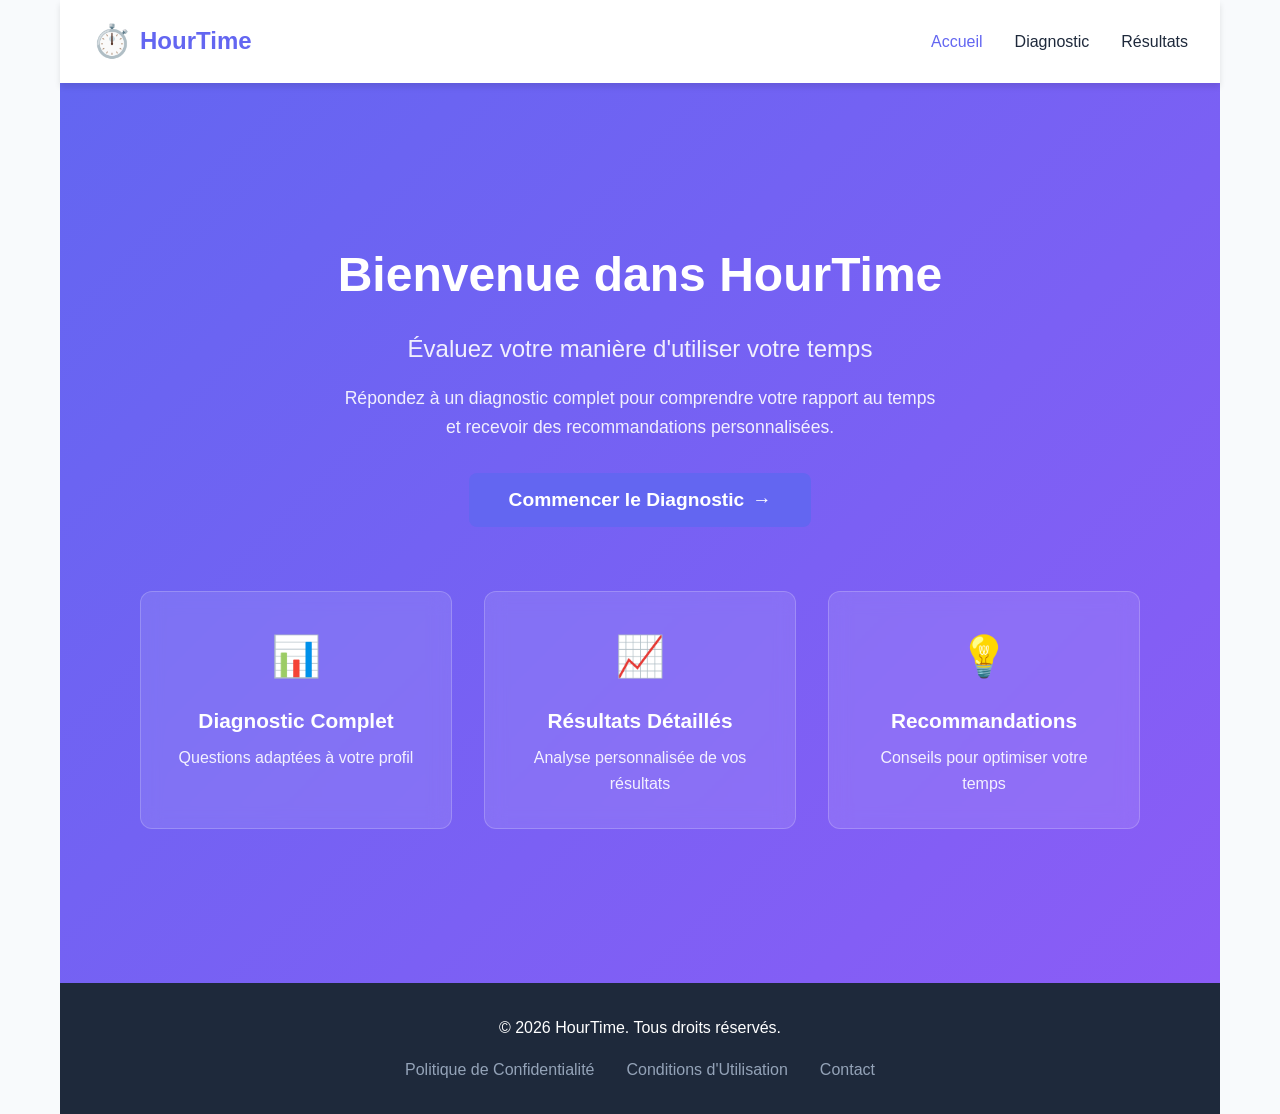
<file: homepage.html>
<!DOCTYPE html>
<html lang="fr">
<head>
    <meta charset="UTF-8">
    <meta name="viewport" content="width=device-width, initial-scale=1.0">
    <meta name="description" content="HourTime - Diagnostic du Temps: Évaluez votre manière d'utiliser votre temps">
    <meta name="theme-color" content="#6366f1">
    <title>HourTime - Diagnostic du Temps</title>
    <link rel="stylesheet" href="styles.css">
</head>
<body>
    <div class="container">
        <!-- Navigation -->
        <nav class="navbar">
            <div class="nav-content">
                <div class="logo">
                    <span class="logo-icon">⏱️</span>
                    <span class="logo-text">HourTime</span>
                </div>
                <div class="nav-links">
                    <a href="#accueil" class="nav-link active">Accueil</a>
                    <a href="#diagnostic" class="nav-link">Diagnostic</a>
                    <a href="#resultats" class="nav-link">Résultats</a>
                </div>
            </div>
        </nav>

        <!-- Section Accueil -->
        <section id="accueil" class="section hero">
            <div class="hero-content">
                <h1>Bienvenue dans HourTime</h1>
                <p class="subtitle">Évaluez votre manière d'utiliser votre temps</p>
                <p class="description">
                    Répondez à un diagnostic complet pour comprendre votre rapport au temps 
                    et recevoir des recommandations personnalisées.
                </p>
                <button class="btn btn-primary btn-large" onclick="goToDiagnostic()">
                    Commencer le Diagnostic
                    <span class="btn-arrow">→</span>
                </button>
                <div class="features">
                    <div class="feature-item">
                        <span class="feature-icon">📊</span>
                        <h3>Diagnostic Complet</h3>
                        <p>Questions adaptées à votre profil</p>
                    </div>
                    <div class="feature-item">
                        <span class="feature-icon">📈</span>
                        <h3>Résultats Détaillés</h3>
                        <p>Analyse personnalisée de vos résultats</p>
                    </div>
                    <div class="feature-item">
                        <span class="feature-icon">💡</span>
                        <h3>Recommandations</h3>
                        <p>Conseils pour optimiser votre temps</p>
                    </div>
                </div>
            </div>
        </section>

        <!-- Section Diagnostic -->
        <section id="diagnostic" class="section diagnostic-section">
            <div class="section-header">
                <h2>Diagnostic du Temps</h2>
                <p>Répondez aux questions suivantes pour évaluer votre gestion du temps</p>
            </div>

            <div class="diagnostic-container">
                <!-- Barre de progression -->
                <div class="progress-bar">
                    <div class="progress-fill" id="progressFill"></div>
                </div>
                <div class="progress-text">
                    Question <span id="currentQuestion">1</span> / <span id="totalQuestions">10</span>
                </div>

                <!-- Questions du diagnostic -->
                <div class="questions-wrapper">
                    <div id="questionContainer" class="question-container"></div>
                </div>

                <!-- Boutons de navigation -->
                <div class="navigation-buttons">
                    <button class="btn btn-secondary" id="prevBtn" onclick="previousQuestion()" style="display:none;">
                        ← Précédent
                    </button>
                    <button class="btn btn-primary" id="nextBtn" onclick="nextQuestion()">
                        Suivant →
                    </button>
                </div>
            </div>
        </section>

        <!-- Section Résultats -->
        <section id="resultats" class="section results-section" style="display:none;">
            <div class="section-header">
                <h2>Vos Résultats</h2>
                <p>Voici votre analyse personnalisée</p>
            </div>

            <div class="results-container">
                <!-- Score Global -->
                <div class="score-card global-score">
                    <div class="score-value" id="globalScore">0</div>
                    <div class="score-label">Score Global</div>
                    <div class="score-description" id="scoreDescription"></div>
                </div>

                <!-- Catégories -->
                <div class="categories-grid" id="categoriesGrid"></div>

                <!-- Recommandations -->
                <div class="recommendations-card">
                    <h3>Recommandations Personnalisées</h3>
                    <ul class="recommendations-list" id="recommendationsList"></ul>
                </div>

                <!-- Actions -->
                <div class="results-actions">
                    <button class="btn btn-primary" onclick="restartDiagnostic()">
                        Recommencer le diagnostic
                    </button>
                    <button class="btn btn-secondary" onclick="downloadResults()">
                        Télécharger les résultats
                    </button>
                    <button class="btn btn-outline" onclick="shareResults()">
                        Partager les résultats
                    </button>
                </div>
            </div>
        </section>

        <!-- Footer -->
        <footer class="footer">
            <div class="footer-content">
                <p>&copy; 2026 HourTime. Tous droits réservés.</p>
                <div class="footer-links">
                    <a href="#privacy">Politique de Confidentialité</a>
                    <a href="#terms">Conditions d'Utilisation</a>
                    <a href="#contact">Contact</a>
                </div>
            </div>
        </footer>
    </div>

    <script src="diagnostic.js"></script>
</body>
</html>
</file>
<file: styles.css>
/* ============================================
   STYLES.CSS - HourTime Diagnostic
   ============================================ */

* {
    margin: 0;
    padding: 0;
    box-sizing: border-box;
}

:root {
    --primary-color: #6366f1;
    --secondary-color: #8b5cf6;
    --success-color: #10b981;
    --warning-color: #f59e0b;
    --danger-color: #ef4444;
    --dark-bg: #0f172a;
    --light-bg: #f8fafc;
    --text-dark: #1e293b;
    --text-light: #64748b;
    --border-color: #e2e8f0;
    --shadow: 0 4px 6px rgba(0, 0, 0, 0.1);
    --shadow-lg: 0 10px 25px rgba(0, 0, 0, 0.1);
}

html {
    scroll-behavior: smooth;
}

body {
    font-family: 'Segoe UI', Tahoma, Geneva, Verdana, sans-serif;
    background-color: var(--light-bg);
    color: var(--text-dark);
    line-height: 1.6;
}

.container {
    max-width: 1200px;
    margin: 0 auto;
    padding: 0 20px;
}

/* ============================================
   NAVBAR
   ============================================ */

.navbar {
    background: white;
    box-shadow: var(--shadow);
    position: sticky;
    top: 0;
    z-index: 100;
}

.nav-content {
    display: flex;
    justify-content: space-between;
    align-items: center;
    padding: 1rem 2rem;
    max-width: 1200px;
    margin: 0 auto;
}

.logo {
    display: flex;
    align-items: center;
    gap: 0.5rem;
    font-size: 1.5rem;
    font-weight: 700;
    color: var(--primary-color);
}

.logo-icon {
    font-size: 2rem;
}

.nav-links {
    display: flex;
    gap: 2rem;
}

.nav-link {
    color: var(--text-dark);
    text-decoration: none;
    font-weight: 500;
    transition: color 0.3s;
}

.nav-link:hover,
.nav-link.active {
    color: var(--primary-color);
}

/* ============================================
   SECTIONS
   ============================================ */

.section {
    padding: 4rem 2rem;
    min-height: 100vh;
    display: flex;
    flex-direction: column;
    justify-content: center;
}

.section-header {
    text-align: center;
    margin-bottom: 3rem;
}

.section-header h2 {
    font-size: 2.5rem;
    margin-bottom: 1rem;
    color: var(--text-dark);
}

.section-header p {
    font-size: 1.1rem;
    color: var(--text-light);
}

/* ============================================
   HERO SECTION
   ============================================ */

.hero {
    background: linear-gradient(135deg, var(--primary-color) 0%, var(--secondary-color) 100%);
    color: white;
}

.hero-content {
    text-align: center;
}

.hero h1 {
    font-size: 3rem;
    margin-bottom: 1rem;
}

.subtitle {
    font-size: 1.5rem;
    margin-bottom: 1rem;
    opacity: 0.9;
}

.description {
    font-size: 1.1rem;
    margin-bottom: 2rem;
    opacity: 0.9;
    max-width: 600px;
    margin-left: auto;
    margin-right: auto;
}

/* ============================================
   FEATURES
   ============================================ */

.features {
    display: grid;
    grid-template-columns: repeat(auto-fit, minmax(250px, 1fr));
    gap: 2rem;
    margin-top: 4rem;
    max-width: 1000px;
    margin-left: auto;
    margin-right: auto;
}

.feature-item {
    background: rgba(255, 255, 255, 0.1);
    backdrop-filter: blur(10px);
    padding: 2rem;
    border-radius: 12px;
    border: 1px solid rgba(255, 255, 255, 0.2);
    text-align: center;
}

.feature-icon {
    font-size: 2.5rem;
    display: block;
    margin-bottom: 1rem;
}

.feature-item h3 {
    font-size: 1.3rem;
    margin-bottom: 0.5rem;
}

.feature-item p {
    opacity: 0.9;
}

/* ============================================
   BUTTONS
   ============================================ */

.btn {
    padding: 0.75rem 1.5rem;
    border: none;
    border-radius: 8px;
    font-size: 1rem;
    font-weight: 600;
    cursor: pointer;
    transition: all 0.3s;
    display: inline-flex;
    align-items: center;
    gap: 0.5rem;
}

.btn-primary {
    background-color: var(--primary-color);
    color: white;
}

.btn-primary:hover {
    background-color: #4f46e5;
    transform: translateY(-2px);
    box-shadow: var(--shadow-lg);
}

.btn-secondary {
    background-color: var(--secondary-color);
    color: white;
}

.btn-secondary:hover {
    background-color: #7c3aed;
    transform: translateY(-2px);
}

.btn-outline {
    border: 2px solid var(--primary-color);
    color: var(--primary-color);
    background-color: transparent;
}

.btn-outline:hover {
    background-color: var(--primary-color);
    color: white;
}

.btn-large {
    padding: 1rem 2.5rem;
    font-size: 1.2rem;
}

.btn-arrow {
    font-size: 1.2rem;
}

/* ============================================
   DIAGNOSTIC SECTION
   ============================================ */

.diagnostic-section {
    background-color: white;
}

.diagnostic-container {
    max-width: 800px;
    margin: 0 auto;
    background: white;
    padding: 2rem;
    border-radius: 12px;
    box-shadow: var(--shadow-lg);
}

/* Progress Bar */
.progress-bar {
    width: 100%;
    height: 8px;
    background-color: var(--border-color);
    border-radius: 4px;
    overflow: hidden;
    margin-bottom: 1rem;
}

.progress-fill {
    height: 100%;
    background: linear-gradient(90deg, var(--primary-color), var(--secondary-color));
    width: 10%;
    transition: width 0.3s;
}

.progress-text {
    text-align: center;
    color: var(--text-light);
    margin-bottom: 2rem;
    font-size: 0.95rem;
}

/* Questions */
.question-container {
    margin-bottom: 2rem;
    animation: fadeIn 0.3s;
}

@keyframes fadeIn {
    from {
        opacity: 0;
        transform: translateY(10px);
    }
    to {
        opacity: 1;
        transform: translateY(0);
    }
}

.question-title {
    font-size: 1.3rem;
    margin-bottom: 1.5rem;
    color: var(--text-dark);
    font-weight: 600;
}

.options-list {
    list-style: none;
    display: flex;
    flex-direction: column;
    gap: 1rem;
}

.option-item {
    display: flex;
    align-items: center;
    gap: 1rem;
}

.option-input {
    width: 20px;
    height: 20px;
    cursor: pointer;
}

.option-label {
    flex: 1;
    cursor: pointer;
    padding: 0.75rem;
    border-radius: 8px;
    transition: background-color 0.2s;
}

.option-input:checked + .option-label {
    background-color: rgba(99, 102, 241, 0.1);
    color: var(--primary-color);
    font-weight: 600;
}

/* Navigation Buttons */
.navigation-buttons {
    display: flex;
    gap: 1rem;
    justify-content: center;
    margin-top: 2rem;
}

.navigation-buttons .btn {
    flex: 1;
    max-width: 200px;
}

/* ============================================
   RESULTS SECTION
   ============================================ */

.results-section {
    background-color: white;
}

.results-container {
    max-width: 1000px;
    margin: 0 auto;
}

/* Score Card */
.score-card {
    background: linear-gradient(135deg, var(--primary-color), var(--secondary-color));
    color: white;
    padding: 3rem;
    border-radius: 12px;
    text-align: center;
    margin-bottom: 2rem;
}

.global-score {
    box-shadow: var(--shadow-lg);
}

.score-value {
    font-size: 4rem;
    font-weight: 700;
    margin-bottom: 0.5rem;
}

.score-label {
    font-size: 1.2rem;
    opacity: 0.9;
    margin-bottom: 1rem;
}

.score-description {
    font-size: 1rem;
    opacity: 0.85;
}

/* Categories Grid */
.categories-grid {
    display: grid;
    grid-template-columns: repeat(auto-fit, minmax(250px, 1fr));
    gap: 1.5rem;
    margin-bottom: 2rem;
}

.category-card {
    background: white;
    border: 2px solid var(--border-color);
    padding: 1.5rem;
    border-radius: 12px;
    text-align: center;
}

.category-card:hover {
    border-color: var(--primary-color);
    box-shadow: var(--shadow);
}

.category-score {
    font-size: 2rem;
    font-weight: 700;
    color: var(--primary-color);
    margin-bottom: 0.5rem;
}

.category-name {
    font-size: 1rem;
    color: var(--text-dark);
    font-weight: 600;
}

/* Recommendations */
.recommendations-card {
    background: var(--light-bg);
    padding: 2rem;
    border-radius: 12px;
    margin-bottom: 2rem;
    border-left: 4px solid var(--primary-color);
}

.recommendations-card h3 {
    margin-bottom: 1.5rem;
    color: var(--text-dark);
}

.recommendations-list {
    list-style: none;
}

.recommendations-list li {
    padding: 0.75rem 0;
    padding-left: 1.5rem;
    position: relative;
    color: var(--text-dark);
}

.recommendations-list li:before {
    content: "✓";
    position: absolute;
    left: 0;
    color: var(--success-color);
    font-weight: bold;
}

/* Results Actions */
.results-actions {
    display: flex;
    gap: 1rem;
    justify-content: center;
    flex-wrap: wrap;
}

.results-actions .btn {
    flex: 1;
    min-width: 200px;
    justify-content: center;
}

/* ============================================
   FOOTER
   ============================================ */

.footer {
    background-color: var(--text-dark);
    color: white;
    padding: 2rem;
    text-align: center;
}

.footer-content {
    max-width: 1200px;
    margin: 0 auto;
}

.footer-links {
    display: flex;
    gap: 2rem;
    justify-content: center;
    margin-top: 1rem;
    flex-wrap: wrap;
}

.footer-links a {
    color: #94a3b8;
    text-decoration: none;
    transition: color 0.3s;
}

.footer-links a:hover {
    color: white;
}

/* ============================================
   RESPONSIVE DESIGN
   ============================================ */

@media (max-width: 768px) {
    .nav-links {
        gap: 1rem;
    }

    .section {
        padding: 2rem 1rem;
        min-height: auto;
    }

    .hero h1 {
        font-size: 2rem;
    }

    .subtitle {
        font-size: 1.2rem;
    }

    .section-header h2 {
        font-size: 2rem;
    }

    .features {
        grid-template-columns: 1fr;
    }

    .diagnostic-container {
        padding: 1.5rem;
    }

    .navigation-buttons {
        flex-direction: column;
    }

    .navigation-buttons .btn {
        max-width: 100%;
    }

    .score-value {
        font-size: 3rem;
    }

    .categories-grid {
        grid-template-columns: 1fr;
    }

    .results-actions {
        flex-direction: column;
    }

    .results-actions .btn {
        min-width: auto;
    }

    .footer-links {
        gap: 1rem;
    }
}

@media (max-width: 480px) {
    .nav-content {
        padding: 0.75rem 1rem;
    }

    .logo {
        font-size: 1.2rem;
    }

    .logo-icon {
        font-size: 1.5rem;
    }

    .nav-links {
        display: none;
    }

    .hero h1 {
        font-size: 1.5rem;
    }

    .subtitle {
        font-size: 1rem;
    }

    .description {
        font-size: 0.95rem;
    }

    .btn-large {
        padding: 0.75rem 1.5rem;
        font-size: 1rem;
    }

    .section-header h2 {
        font-size: 1.5rem;
    }

    .score-value {
        font-size: 2.5rem;
    }
}
</file>
